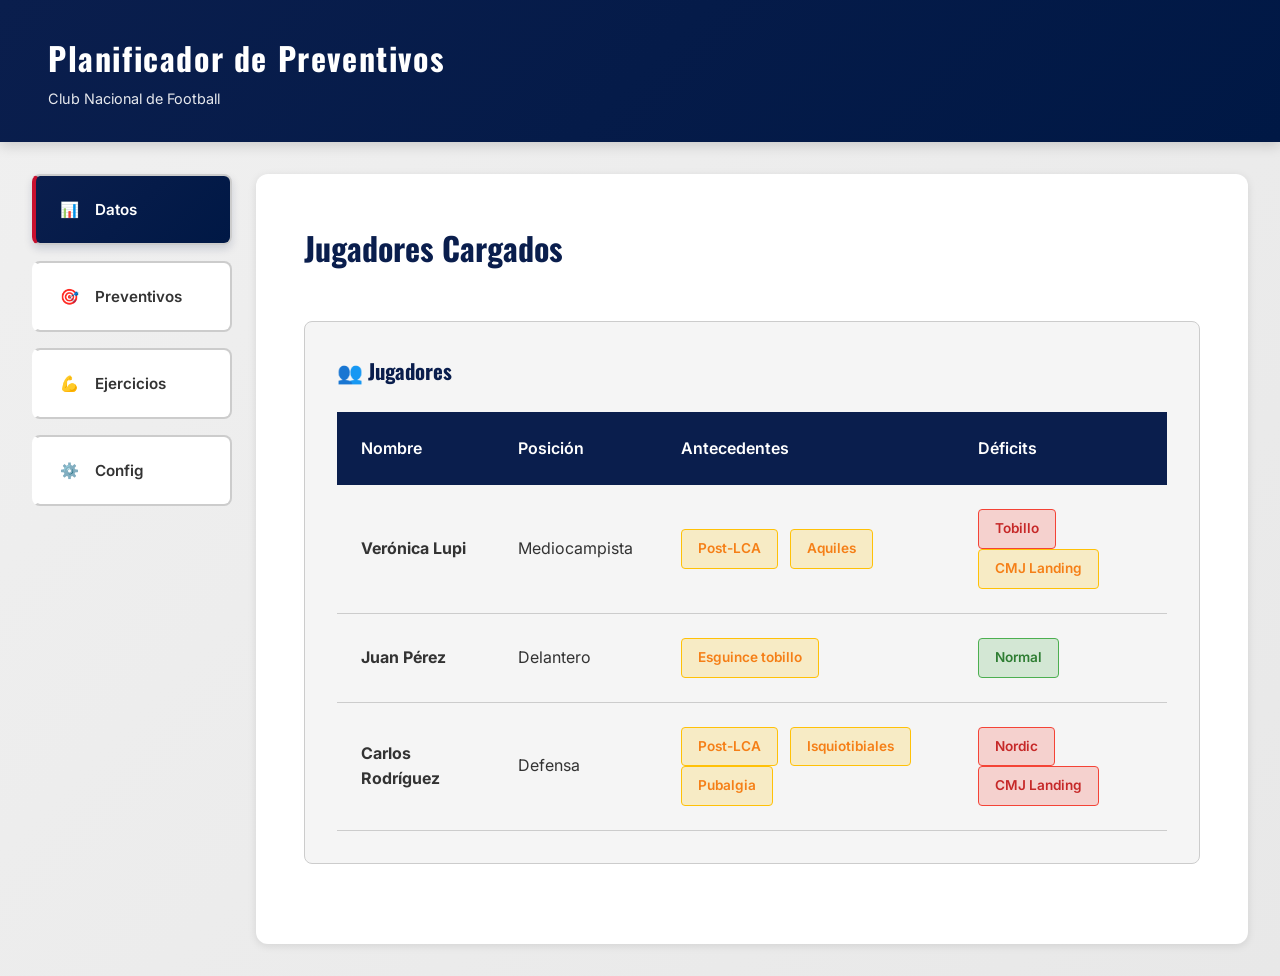
<file: app-completa.html>
<!DOCTYPE html>
<html lang="es">
<head>
    <meta charset="UTF-8">
    <meta name="viewport" content="width=device-width, initial-scale=1.0">
    <title>Planificador de Preventivos - Club Nacional</title>
    <link rel="preconnect" href="https://fonts.googleapis.com">
    <link rel="preconnect" href="https://fonts.gstatic.com" crossorigin>
    <link href="https://fonts.googleapis.com/css2?family=Oswald:wght@400;700&family=Inter:wght@400;500;600;700&display=swap" rel="stylesheet">
    <style>
        :root {
            --navy-dark: #0A1E4D;
            --navy-medium: #001845;
            --navy-light: #0A4DA6;
            --rojo-nacional: #C8102E;
            --rojo-oscuro: #A00D24;
            --blanco: #FFFFFF;
            --gris-claro: #F5F5F5;
            --gris-medio: #CCCCCC;
            --gris-oscuro: #333333;
            --verde: #4CAF50;
            --amarillo: #FFC107;
            --rojo: #F44336;
            --font-title: 'Oswald', sans-serif;
            --font-body: 'Inter', sans-serif;
            --spacing-xs: 0.5rem;
            --spacing-sm: 1rem;
            --spacing-md: 1.5rem;
            --spacing-lg: 2rem;
            --spacing-xl: 3rem;
        }

        * {
            margin: 0;
            padding: 0;
            box-sizing: border-box;
        }

        html { font-size: 16px; }

        body {
            font-family: var(--font-body);
            background: linear-gradient(135deg, #f0f0f0 0%, #e8e8e8 100%);
            color: var(--gris-oscuro);
            line-height: 1.6;
        }

        #app {
            display: flex;
            flex-direction: column;
            min-height: 100vh;
        }

        .header {
            background: linear-gradient(135deg, var(--navy-dark) 0%, var(--navy-medium) 100%);
            color: var(--blanco);
            padding: var(--spacing-lg) var(--spacing-xl);
            box-shadow: 0 4px 12px rgba(0, 0, 0, 0.15);
        }

        .header-container {
            max-width: 1400px;
            margin: 0 auto;
            display: flex;
            justify-content: space-between;
            align-items: center;
        }

        .logo-section {
            display: flex;
            align-items: center;
            gap: var(--spacing-lg);
        }

        .header-title h1 {
            font-family: var(--font-title);
            font-size: 2rem;
            font-weight: 700;
            margin: 0;
            letter-spacing: 0.05em;
        }

        .header-title p {
            font-size: 0.9rem;
            margin-top: 0.25rem;
            opacity: 0.9;
        }

        .main-container {
            display: flex;
            flex: 1;
            max-width: 1400px;
            margin: 0 auto;
            width: 100%;
            gap: var(--spacing-md);
            padding: var(--spacing-lg);
        }

        .sidebar {
            width: 200px;
            display: flex;
            flex-direction: column;
            gap: var(--spacing-sm);
        }

        .tab-btn {
            background: var(--blanco);
            border: 2px solid var(--gris-medio);
            border-left: 4px solid transparent;
            padding: var(--spacing-md);
            border-radius: 8px;
            cursor: pointer;
            display: flex;
            align-items: center;
            gap: var(--spacing-sm);
            font-family: var(--font-body);
            font-size: 0.95rem;
            font-weight: 600;
            transition: all 0.3s ease;
            color: var(--gris-oscuro);
        }

        .tab-btn:hover {
            background: var(--gris-claro);
            border-color: var(--navy-light);
        }

        .tab-btn.active {
            background: linear-gradient(135deg, var(--navy-dark) 0%, var(--navy-medium) 100%);
            color: var(--blanco);
            border-left-color: var(--rojo-nacional);
            box-shadow: 0 4px 8px rgba(10, 30, 77, 0.15);
        }

        .content-area {
            flex: 1;
            background: var(--blanco);
            border-radius: 12px;
            box-shadow: 0 2px 8px rgba(0, 0, 0, 0.1);
            overflow: hidden;
            display: flex;
            flex-direction: column;
        }

        .tab-content {
            display: none;
            padding: var(--spacing-xl);
            overflow-y: auto;
            flex: 1;
        }

        .tab-content.active {
            display: flex;
            flex-direction: column;
            gap: var(--spacing-lg);
        }

        .tab-header h2 {
            font-family: var(--font-title);
            font-size: 2rem;
            color: var(--navy-dark);
            margin-bottom: var(--spacing-sm);
        }

        .card {
            background: var(--gris-claro);
            border: 1px solid var(--gris-medio);
            border-radius: 8px;
            padding: var(--spacing-lg);
            margin-bottom: var(--spacing-lg);
        }

        .card h3 {
            font-family: var(--font-title);
            font-size: 1.3rem;
            color: var(--navy-dark);
            margin-bottom: var(--spacing-md);
        }

        table {
            width: 100%;
            border-collapse: collapse;
            margin-top: var(--spacing-md);
        }

        thead {
            background: var(--navy-dark);
            color: var(--blanco);
        }

        thead th {
            padding: var(--spacing-md);
            text-align: left;
            font-weight: 600;
        }

        tbody td {
            padding: var(--spacing-md);
            border-bottom: 1px solid var(--gris-medio);
        }

        tbody tr:hover {
            background: rgba(10, 77, 166, 0.05);
        }

        .badge {
            display: inline-block;
            padding: var(--spacing-xs) var(--spacing-sm);
            border-radius: 4px;
            font-size: 0.85rem;
            font-weight: 600;
            margin-right: var(--spacing-xs);
        }

        .badge-verde {
            background: rgba(76, 175, 80, 0.2);
            color: #2E7D32;
            border: 1px solid #4CAF50;
        }

        .badge-amarillo {
            background: rgba(255, 193, 7, 0.2);
            color: #F57F17;
            border: 1px solid #FFC107;
        }

        .badge-rojo {
            background: rgba(244, 67, 54, 0.2);
            color: #C62828;
            border: 1px solid #F44336;
        }

        .btn {
            padding: var(--spacing-sm) var(--spacing-md);
            border: none;
            border-radius: 6px;
            cursor: pointer;
            font-family: var(--font-body);
            font-weight: 600;
            font-size: 0.95rem;
            transition: all 0.3s ease;
            display: inline-flex;
            align-items: center;
            justify-content: center;
            gap: var(--spacing-xs);
        }

        .btn-primary {
            background: linear-gradient(135deg, var(--navy-dark) 0%, var(--navy-light) 100%);
            color: var(--blanco);
        }

        .btn-primary:hover {
            transform: translateY(-2px);
            box-shadow: 0 4px 12px rgba(10, 30, 77, 0.3);
        }

        .btn-secondary {
            background: var(--gris-claro);
            color: var(--gris-oscuro);
            border: 2px solid var(--gris-medio);
        }

        .btn-success {
            background: var(--verde);
            color: var(--blanco);
        }

        .form-field {
            display: flex;
            flex-direction: column;
            gap: var(--spacing-xs);
            margin-bottom: var(--spacing-md);
        }

        .form-field label {
            font-weight: 600;
            color: var(--navy-dark);
            font-size: 0.95rem;
        }

        .form-field input,
        .form-field select {
            padding: var(--spacing-sm);
            border: 1px solid var(--gris-medio);
            border-radius: 4px;
            font-family: var(--font-body);
            font-size: 0.95rem;
        }

        .form-row {
            display: grid;
            grid-template-columns: repeat(auto-fit, minmax(200px, 1fr));
            gap: var(--spacing-md);
            align-items: flex-end;
        }

        .exercise-card {
            background: var(--blanco);
            border: 1px solid var(--gris-medio);
            border-radius: 8px;
            padding: var(--spacing-md);
            margin-bottom: var(--spacing-md);
        }

        .exercise-card h4 {
            color: var(--navy-dark);
            margin-bottom: var(--spacing-xs);
            font-family: var(--font-title);
        }

        .exercise-tags {
            display: flex;
            flex-wrap: wrap;
            gap: var(--spacing-xs);
            margin-top: var(--spacing-xs);
        }

        .exercise-tag {
            font-size: 0.8rem;
            padding: 2px 8px;
            background: rgba(10, 77, 166, 0.1);
            color: var(--navy-dark);
            border-radius: 3px;
        }

        .player-header {
            display: flex;
            justify-content: space-between;
            align-items: center;
            margin-bottom: var(--spacing-md);
            border-bottom: 2px solid var(--gris-medio);
            padding-bottom: var(--spacing-md);
        }

        .player-header h3 {
            font-family: var(--font-title);
            font-size: 1.5rem;
            color: var(--navy-dark);
        }

        @media (max-width: 1024px) {
            .main-container {
                flex-direction: column;
            }

            .sidebar {
                width: 100%;
                flex-direction: row;
            }

            .tab-btn {
                flex: 1;
            }
        }
    </style>
</head>
<body>
    <div id="app">
        <header class="header">
            <div class="header-container">
                <div class="logo-section">
                    <div class="header-title">
                        <h1>Planificador de Preventivos</h1>
                        <p>Club Nacional de Football</p>
                    </div>
                </div>
            </div>
        </header>

        <main class="main-container">
            <nav class="sidebar">
                <button class="tab-btn active" data-tab="datos">
                    <span>📊</span>
                    <span>Datos</span>
                </button>
                <button class="tab-btn" data-tab="preventivos">
                    <span>🎯</span>
                    <span>Preventivos</span>
                </button>
                <button class="tab-btn" data-tab="ejercicios">
                    <span>💪</span>
                    <span>Ejercicios</span>
                </button>
                <button class="tab-btn" data-tab="config">
                    <span>⚙️</span>
                    <span>Config</span>
                </button>
            </nav>

            <div class="content-area">
                <!-- TAB 1: DATOS -->
                <section id="datos" class="tab-content active">
                    <div class="tab-header">
                        <h2>Jugadores Cargados</h2>
                    </div>

                    <div class="card">
                        <h3>👥 Jugadores</h3>
                        <table>
                            <thead>
                                <tr>
                                    <th>Nombre</th>
                                    <th>Posición</th>
                                    <th>Antecedentes</th>
                                    <th>Déficits</th>
                                </tr>
                            </thead>
                            <tbody id="playersTable">
                                <tr>
                                    <td><strong>Verónica Lupi</strong></td>
                                    <td>Mediocampista</td>
                                    <td>
                                        <span class="badge badge-amarillo">Post-LCA</span>
                                        <span class="badge badge-amarillo">Aquiles</span>
                                    </td>
                                    <td>
                                        <span class="badge badge-rojo">Tobillo</span>
                                        <span class="badge badge-amarillo">CMJ Landing</span>
                                    </td>
                                </tr>
                                <tr>
                                    <td><strong>Juan Pérez</strong></td>
                                    <td>Delantero</td>
                                    <td>
                                        <span class="badge badge-amarillo">Esguince tobillo</span>
                                    </td>
                                    <td><span class="badge badge-verde">Normal</span></td>
                                </tr>
                                <tr>
                                    <td><strong>Carlos Rodríguez</strong></td>
                                    <td>Defensa</td>
                                    <td>
                                        <span class="badge badge-amarillo">Post-LCA</span>
                                        <span class="badge badge-amarillo">Isquiotibiales</span>
                                        <span class="badge badge-amarillo">Pubalgia</span>
                                    </td>
                                    <td>
                                        <span class="badge badge-rojo">Nordic</span>
                                        <span class="badge badge-rojo">CMJ Landing</span>
                                    </td>
                                </tr>
                            </tbody>
                        </table>
                    </div>
                </section>

                <!-- TAB 2: PREVENTIVOS -->
                <section id="preventivos" class="tab-content">
                    <div class="tab-header">
                        <h2>Generador de Preventivos</h2>
                    </div>

                    <div class="card">
                        <h3>Parámetros</h3>
                        <div class="form-row">
                            <div class="form-field">
                                <label>Jugador</label>
                                <select id="playerSelect">
                                    <option value="">Selecciona...</option>
                                    <option value="verónica">👤 Verónica Lupi (Mediocampista)</option>
                                    <option value="juan">👤 Juan Pérez (Delantero)</option>
                                    <option value="carlos">👤 Carlos Rodríguez (Defensa)</option>
                                </select>
                            </div>
                            <div class="form-field">
                                <label>Día</label>
                                <select id="daySelect">
                                    <option value="viernes" selected>Viernes</option>
                                    <option value="lunes">Lunes</option>
                                    <option value="martes">Martes</option>
                                </select>
                            </div>
                            <div class="form-field">
                                <label>Carga</label>
                                <select id="loadSelect">
                                    <option value="media" selected>Media</option>
                                    <option value="suave">Suave</option>
                                    <option value="alta">Alta</option>
                                </select>
                            </div>
                            <button class="btn btn-primary" onclick="generatePreventivo()">Generar</button>
                        </div>
                    </div>

                    <div id="result" class="card" style="display:none;">
                        <div class="player-header">
                            <h3 id="playerName"></h3>
                        </div>
                        <div id="exercises"></div>
                        <button class="btn btn-success" onclick="exportPDF()">📄 Exportar PDF</button>
                    </div>
                </section>

                <!-- TAB 3: EJERCICIOS -->
                <section id="ejercicios" class="tab-content">
                    <div class="tab-header">
                        <h2>Base de Ejercicios (41)</h2>
                    </div>

                    <div class="card">
                        <h3>Ejercicios disponibles</h3>
                        <div id="exercisesList"></div>
                    </div>
                </section>

                <!-- TAB 4: CONFIG -->
                <section id="config" class="tab-content">
                    <div class="tab-header">
                        <h2>Configuración</h2>
                    </div>

                    <div class="card">
                        <h3>ℹ️ Información</h3>
                        <p><strong>Versión:</strong> 1.0 - Demo completa</p>
                        <p><strong>Estado:</strong> ✓ Operacional</p>
                        <p><strong>Datos:</strong> 3 jugadores de prueba + 41 ejercicios</p>
                        <p><strong>Almacenamiento:</strong> localStorage (tu iPad)</p>
                    </div>
                </section>
            </div>
        </main>
    </div>

    <script>
        // Datos de jugadores
        const players = {
            verónica: {
                nombre: 'Verónica Lupi',
                pos: 'Mediocampista',
                antecedentes: ['Post-LCA', 'Aquiles (antecedente)'],
                ejercicios: ['Movilidad de Tobillo', 'Nordic Curl', 'Glute Bridges', 'CMJ Landing - Técnica']
            },
            juan: {
                nombre: 'Juan Pérez',
                pos: 'Delantero',
                antecedentes: ['Esguince de tobillo (antecedente)'],
                ejercicios: ['Elevación de Talones', 'Isométrico de Gemelos', 'Activación de Aductores']
            },
            carlos: {
                nombre: 'Carlos Rodríguez',
                pos: 'Defensa',
                antecedentes: ['Post-LCA', 'Isquiotibiales (antecedente)', 'Pubalgia/Aductores (antecedente)'],
                ejercicios: ['Nordic Curl', 'RDL Bilateral', 'CMJ Landing - Técnica', 'Side Plank con Abducción']
            }
        };

        const exercises = [
            'Movilidad de Tobillo - Dorsiflexión',
            'Nordic Curl',
            'RDL Bilateral',
            'Glute Bridges',
            'Glute Bridges Unilaterales',
            'Clamshells',
            'Activación de Aductores',
            'Quad Sets Bilaterales',
            'Leg Press',
            'Sentadilla Bilateral',
            'Elevación de Talones',
            'Pogo Jumps',
            'Lateral Bounds',
            'Single Leg Hops',
            'CMJ Landing - Técnica',
            'Countermovement Jump',
            'Single Leg RDL',
            'Bulgarian Split Squat',
            'Pallof Press',
            'Plancha Frontal',
            'Plancha Lateral',
            'Bridge Hold',
            'Foam Rolling',
            'Estiramiento Dinámico General',
            'Estiramiento de Psoas',
            'Flexión de Cadera Activa',
            'Rotación Interna de Cadera',
            'Rotación Externa de Cadera',
            'Prone Hamstring Curl',
            'Leg Press Unilateral',
            'Sentadilla Unilateral',
            'Adducción en Máquina',
            'Isométrico de Gemelos',
            'Hurdle Hops',
            'Drop Jump',
            'Saltos Profundos Controlados',
            'Banda Elástica - Movilidad',
            'Movilidad de Tobillo - Inversión/Eversión',
            'RDL Unilateral',
            'Rotación de Cadera',
            'Prone Hamstring Curl'
        ];

        // Tab switching
        document.querySelectorAll('.tab-btn').forEach(btn => {
            btn.addEventListener('click', (e) => {
                const tabName = e.currentTarget.dataset.tab;

                document.querySelectorAll('.tab-content').forEach(t => t.classList.remove('active'));
                document.querySelectorAll('.tab-btn').forEach(b => b.classList.remove('active'));

                document.getElementById(tabName).classList.add('active');
                e.currentTarget.classList.add('active');

                if (tabName === 'ejercicios') {
                    renderExercises();
                }
            });
        });

        function generatePreventivo() {
            const playerKey = document.getElementById('playerSelect').value;
            if (!playerKey) {
                alert('Selecciona un jugador');
                return;
            }

            const player = players[playerKey];
            const day = document.getElementById('daySelect').value;
            const load = document.getElementById('loadSelect').value;

            document.getElementById('playerName').textContent = player.nombre + ` (${player.pos})`;

            let html = '<div>';
            html += '<strong>Antecedentes:</strong> ' + player.antecedentes.map(a => `<span class="badge badge-amarillo">${a}</span>`).join(' ') + '<br><br>';
            html += '<strong>Ejercicios sugeridos para ' + day + ' (carga ' + load + '):</strong><br><br>';

            player.ejercicios.forEach((ex, i) => {
                html += `<div class="exercise-card"><strong>${i+1}. ${ex}</strong><p style="color: #666; font-size: 0.9rem; margin-top: 5px;">Ejercicio preparado para este jugador basado en sus déficits y antecedentes.</p></div>`;
            });

            html += '</div>';
            document.getElementById('exercises').innerHTML = html;
            document.getElementById('result').style.display = 'block';
        }

        function renderExercises() {
            const container = document.getElementById('exercisesList');
            container.innerHTML = '';

            exercises.forEach(ex => {
                const card = document.createElement('div');
                card.className = 'exercise-card';
                card.innerHTML = `<h4>${ex}</h4><p style="color: #666; font-size: 0.9rem;">Ejercicio preventivo disponible</p>`;
                container.appendChild(card);
            });
        }

        function exportPDF() {
            alert('✓ Funcionalidad de PDF disponible en la versión completa.\n\nPara exportar, conecta con Google Drive y YouTube desde la versión web en localhost:8000');
        }
    </script>
</body>
</html>
</file>
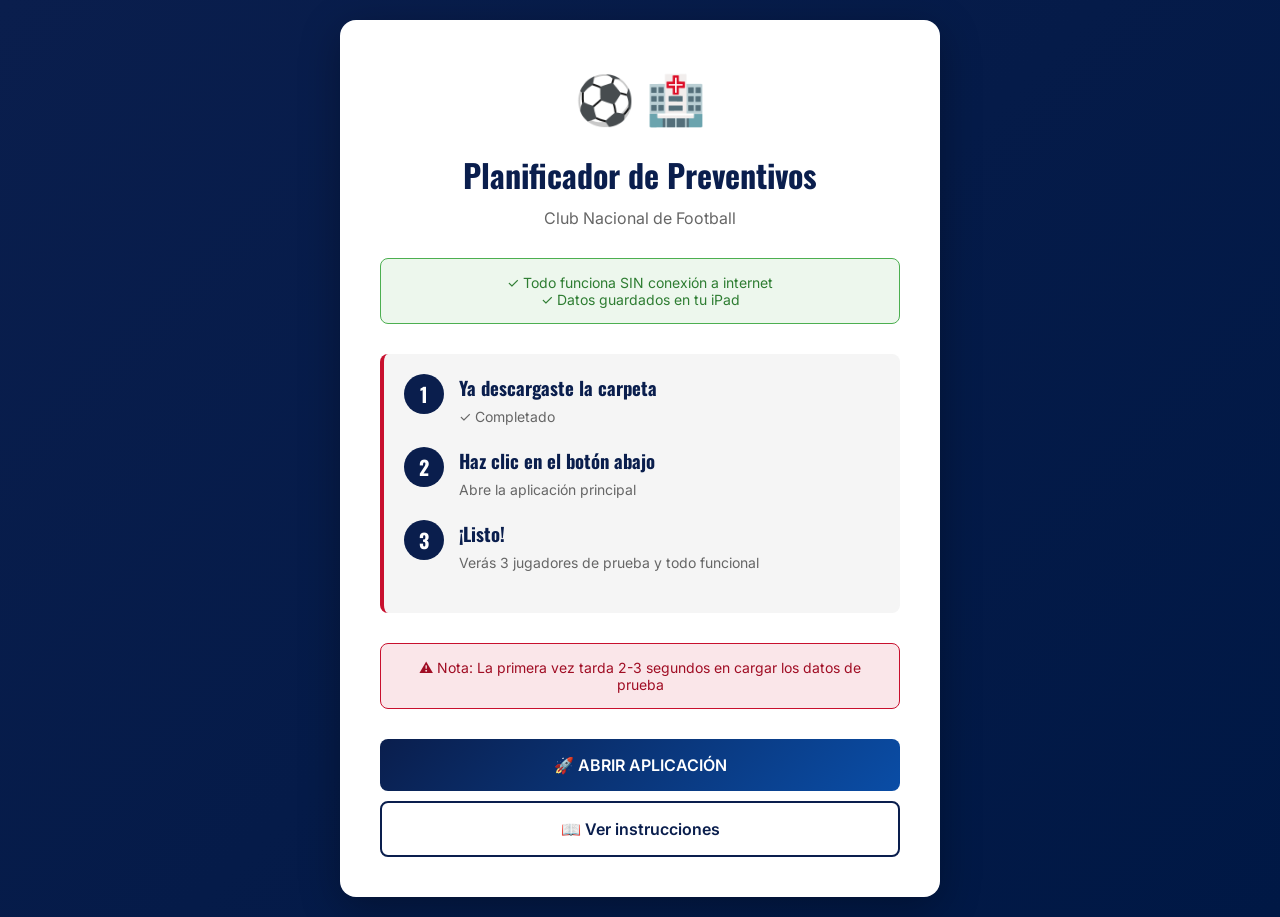
<file: INICIO-IPAD.html>
<!DOCTYPE html>
<html lang="es">
<head>
    <meta charset="UTF-8">
    <meta name="viewport" content="width=device-width, initial-scale=1.0">
    <title>Inicio - Planificador de Preventivos</title>
    <link rel="preconnect" href="https://fonts.googleapis.com">
    <link rel="preconnect" href="https://fonts.gstatic.com" crossorigin>
    <link href="https://fonts.googleapis.com/css2?family=Oswald:wght@400;700&family=Inter:wght@400;500;600;700&display=swap" rel="stylesheet">
    <style>
        * {
            margin: 0;
            padding: 0;
            box-sizing: border-box;
        }

        body {
            font-family: 'Inter', sans-serif;
            background: linear-gradient(135deg, #0A1E4D 0%, #001845 100%);
            color: #333;
            min-height: 100vh;
            display: flex;
            align-items: center;
            justify-content: center;
            padding: 20px;
        }

        .container {
            background: white;
            border-radius: 16px;
            box-shadow: 0 10px 40px rgba(0, 0, 0, 0.3);
            max-width: 600px;
            width: 100%;
            padding: 40px;
            text-align: center;
        }

        .logo {
            font-family: 'Oswald', sans-serif;
            font-size: 48px;
            margin-bottom: 20px;
        }

        h1 {
            font-family: 'Oswald', sans-serif;
            font-size: 32px;
            color: #0A1E4D;
            margin-bottom: 10px;
        }

        .subtitle {
            color: #666;
            margin-bottom: 30px;
            font-size: 16px;
        }

        .steps {
            text-align: left;
            margin: 30px 0;
            background: #f5f5f5;
            padding: 20px;
            border-radius: 8px;
            border-left: 4px solid #C8102E;
        }

        .step {
            margin-bottom: 20px;
            display: flex;
            gap: 15px;
        }

        .step-number {
            background: #0A1E4D;
            color: white;
            width: 40px;
            height: 40px;
            border-radius: 50%;
            display: flex;
            align-items: center;
            justify-content: center;
            font-weight: bold;
            flex-shrink: 0;
            font-family: 'Oswald', sans-serif;
            font-size: 20px;
        }

        .step-content h3 {
            color: #0A1E4D;
            margin-bottom: 5px;
            font-family: 'Oswald', sans-serif;
        }

        .step-content p {
            color: #666;
            font-size: 14px;
            line-height: 1.5;
        }

        .buttons {
            display: flex;
            gap: 10px;
            margin-top: 30px;
            flex-direction: column;
        }

        .btn {
            padding: 16px 24px;
            border: none;
            border-radius: 8px;
            font-size: 16px;
            font-weight: 600;
            font-family: 'Inter', sans-serif;
            cursor: pointer;
            text-decoration: none;
            display: inline-block;
            transition: all 0.3s;
        }

        .btn-primary {
            background: linear-gradient(135deg, #0A1E4D 0%, #0A4DA6 100%);
            color: white;
        }

        .btn-primary:hover {
            transform: translateY(-2px);
            box-shadow: 0 5px 15px rgba(10, 30, 77, 0.3);
        }

        .btn-secondary {
            background: white;
            color: #0A1E4D;
            border: 2px solid #0A1E4D;
        }

        .btn-secondary:hover {
            background: #f5f5f5;
        }

        .warning {
            background: rgba(200, 16, 46, 0.1);
            border: 1px solid #C8102E;
            padding: 15px;
            border-radius: 8px;
            margin: 20px 0;
            color: #A00D24;
            font-size: 14px;
        }

        .note {
            background: rgba(76, 175, 80, 0.1);
            border: 1px solid #4CAF50;
            padding: 15px;
            border-radius: 8px;
            margin: 20px 0;
            color: #2E7D32;
            font-size: 14px;
        }

        @media (max-width: 600px) {
            .container {
                padding: 20px;
            }

            h1 {
                font-size: 24px;
            }

            .buttons {
                flex-direction: column;
            }
        }
    </style>
</head>
<body>
    <div class="container">
        <div class="logo">⚽ 🏥</div>

        <h1>Planificador de Preventivos</h1>
        <p class="subtitle">Club Nacional de Football</p>

        <div class="note">
            ✓ Todo funciona SIN conexión a internet
            <br>✓ Datos guardados en tu iPad
        </div>

        <div class="steps">
            <div class="step">
                <div class="step-number">1</div>
                <div class="step-content">
                    <h3>Ya descargaste la carpeta</h3>
                    <p>✓ Completado</p>
                </div>
            </div>

            <div class="step">
                <div class="step-number">2</div>
                <div class="step-content">
                    <h3>Haz clic en el botón abajo</h3>
                    <p>Abre la aplicación principal</p>
                </div>
            </div>

            <div class="step">
                <div class="step-number">3</div>
                <div class="step-content">
                    <h3>¡Listo!</h3>
                    <p>Verás 3 jugadores de prueba y todo funcional</p>
                </div>
            </div>
        </div>

        <div class="warning">
            ⚠️ Nota: La primera vez tarda 2-3 segundos en cargar los datos de prueba
        </div>

        <div class="buttons">
            <a href="index.html" class="btn btn-primary">
                🚀 ABRIR APLICACIÓN
            </a>
            <a href="SETUP.md" class="btn btn-secondary">
                📖 Ver instrucciones
            </a>
        </div>
    </div>
</body>
</html>
</file>
